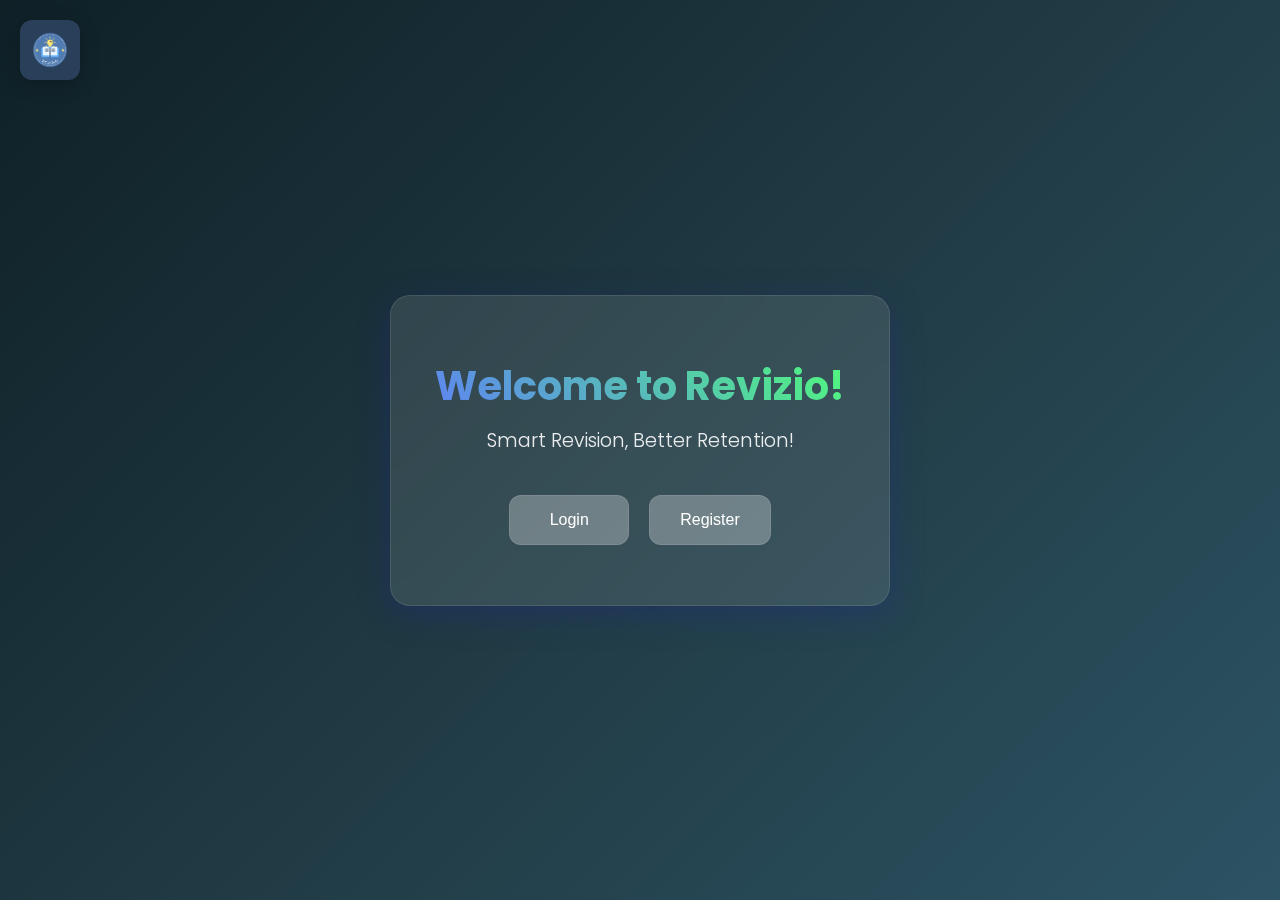
<file: index.html>
<!DOCTYPE html>
<html lang="en">
  <head>
    <meta charset="UTF-8" />
    <meta name="viewport" content="width=device-width, initial-scale=1.0" />
    <title>Revizio - Smart Revision App</title>
    <link rel="icon" href="assets/favicon.ico" type="image/x-icon" />
    <link
      href="https://fonts.googleapis.com/css2?family=Poppins:wght@300;600&display=swap"
      rel="stylesheet"
    />
    <style>
      * {
        box-sizing: border-box;
        margin: 0;
        padding: 0;
      }

      html,
      body {
        height: 100%;
        font-family: "Poppins", sans-serif;
        overflow-x: hidden;
      }

      body {
        background: linear-gradient(135deg, #0f2027, #203a43, #2c5364);
        color: #ffffff;
        display: flex;
        flex-direction: column;
        min-height: 100vh;
      }

      header {
        position: fixed;
        top: 20px;
        left: 20px;
        z-index: 1000;
      }

      .logo {
        transition: transform 0.2s ease-in-out;
      }

      .top-logo {
        width: 60px;
        height: auto;
        cursor: pointer;
        border-radius: 12px;
        box-shadow: 0 4px 20px rgba(0, 0, 0, 0.2);
      }

      .top-logo:hover {
        transform: scale(1.1);
      }

      .main-container {
        display: flex;
        flex: 1;
        align-items: center;
        justify-content: center;
        padding: 20px;
        min-height: 100vh;
      }

      .glass-card {
        background: rgba(255, 255, 255, 0.1);
        border-radius: 20px;
        padding: 60px 40px;
        backdrop-filter: blur(12px);
        box-shadow: 0 8px 32px 0 rgba(31, 38, 135, 0.37);
        border: 1px solid rgba(255, 255, 255, 0.1);
        text-align: center;
        max-width: 500px;
        width: 100%;
        margin: 0 auto;
      }

      .landing-title {
        font-size: 2.5rem;
        font-weight: 700;
        margin-bottom: 10px;
        background: linear-gradient(45deg, #5e81f4, #50fa7b);
        -webkit-background-clip: text;
        -webkit-text-fill-color: transparent;
        background-clip: text;
      }

      .glass-card p {
        font-size: 1.2rem;
        margin-bottom: 40px;
        opacity: 0.9;
        font-weight: 300;
      }

      .button-group {
        display: flex;
        gap: 20px;
        justify-content: center;
        flex-wrap: wrap;
      }

      button {
        background: rgba(255, 255, 255, 0.2);
        border: none;
        border-radius: 12px;
        padding: 15px 30px;
        color: white;
        font-size: 1rem;
        font-weight: 500;
        cursor: pointer;
        transition: all 0.3s ease;
        backdrop-filter: blur(10px);
        border: 1px solid rgba(255, 255, 255, 0.1);
        min-width: 120px;
      }

      button:hover {
        background: rgba(255, 255, 255, 0.3);
        transform: translateY(-2px);
        box-shadow: 0 8px 25px rgba(0, 0, 0, 0.2);
      }

      button:active {
        transform: translateY(0);
      }

      /*mobile responsiveness */
      @media (max-width: 768px) {
        header {
          top: 15px;
          left: 15px;
        }
        .top-logo {
          width: 50px;
        }
        .glass-card {
          padding: 40px 30px;
          margin: 20px;
        }
        .landing-title {
          font-size: 2rem;
        }
        .glass-card p {
          font-size: 1.1rem;
          margin-bottom: 30px;
        }
        .button-group {
          flex-direction: column;
          align-items: center;
          gap: 15px;
        }
        button {
          width: 100%;
          max-width: 200px;
          padding: 12px 25px;
        }
      }

      @media (max-width: 480px) {
        .glass-card {
          padding: 30px 20px;
          margin: 15px;
        }
        .landing-title {
          font-size: 1.8rem;
        }
        .glass-card p {
          font-size: 1rem;
        }
        button {
          padding: 12px 20px;
          font-size: 0.9rem;
        }
      }

      /* Loading Animation */
      .fade-in {
        animation: fadeIn 0.8s ease-in;
      }
      @keyframes fadeIn {
        from {
          opacity: 0;
          transform: translateY(20px);
        }
        to {
          opacity: 1;
          transform: translateY(0);
        }
      }
    </style>
  </head>
  <body>
    <!-- Logo in top-right -->
    <header>
      <a href="index.html">
        <div class="logo">
          <img src="assets/logo.png" alt="Revizio Logo" class="top-logo" />
        </div>
      </a>
    </header>
    <div class="main-container">
      <div class="glass-card fade-in">
        <h1 class="landing-title">Welcome to Revizio!</h1>
        <p>Smart Revision, Better Retention!</p>
        <div class="button-group">
          <button onclick="location.href='login.html'">Login</button>
          <button onclick="location.href='register.html'">Register</button>
        </div>
      </div>
    </div>
  </body>
</html>
</file>
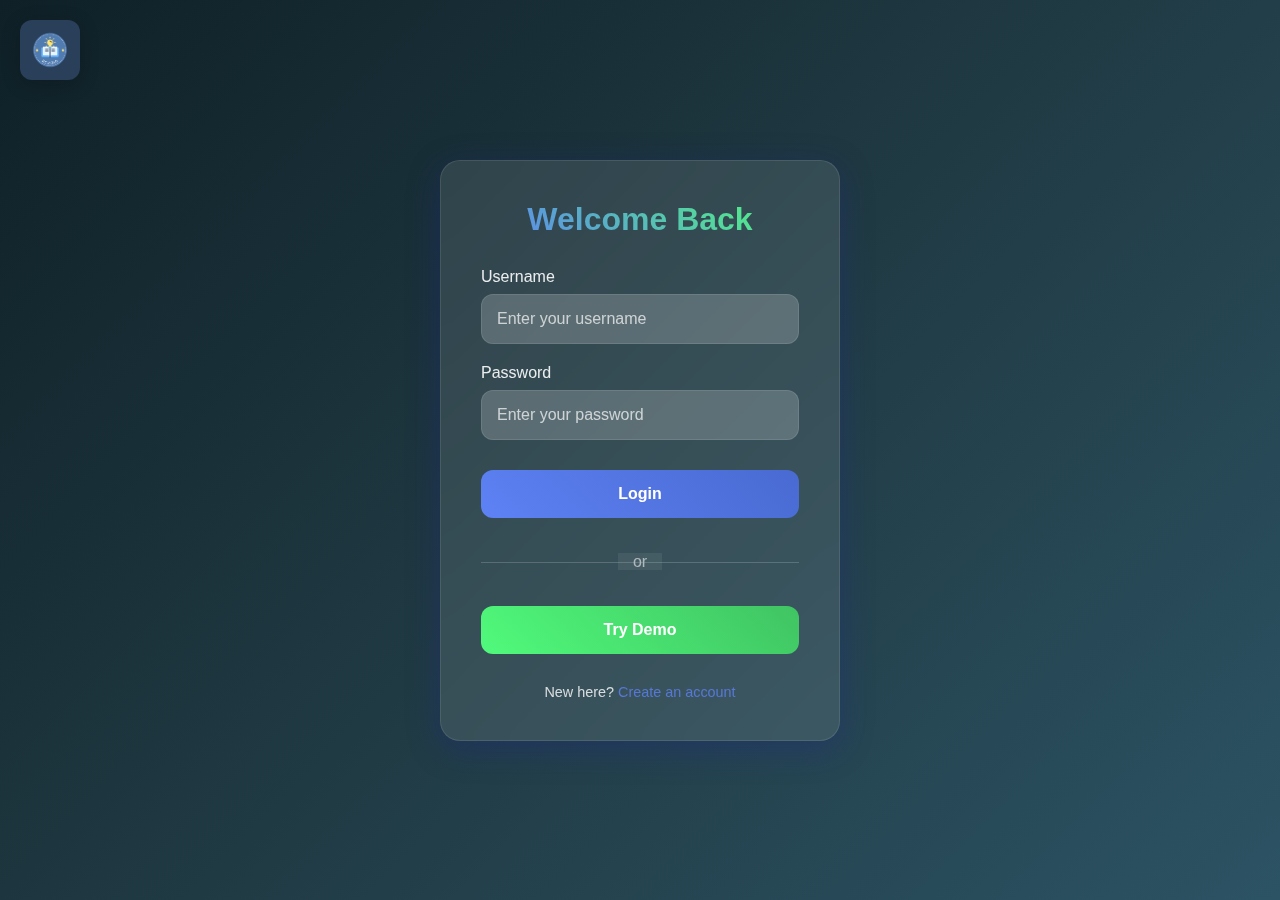
<file: login.html>
<!DOCTYPE html>
<html lang="en">
  <head>
    <meta charset="UTF-8" />
    <meta name="viewport" content="width=device-width, initial-scale=1.0" />
    <title>Login - Revizio</title>
    <link rel="icon" href="assets/favicon.ico" type="image/x-icon" />
    <style>
      * {
        box-sizing: border-box;
        margin: 0;
        padding: 0;
      }

      html,
      body {
        height: 100%;
        font-family: "Poppins", sans-serif;
        overflow-x: hidden;
      }

      body {
        background: linear-gradient(135deg, #0f2027, #203a43, #2c5364);
        color: #ffffff;
        display: flex;
        flex-direction: column;
        min-height: 100vh;
      }

      /* Header */
      header {
        position: fixed;
        top: 20px;
        left: 20px;
        z-index: 1000;
      }

      .logo {
        transition: transform 0.2s ease-in-out;
      }

      .top-logo {
        width: 60px;
        height: auto;
        cursor: pointer;
        border-radius: 12px;
        box-shadow: 0 4px 20px rgba(0, 0, 0, 0.2);
      }

      .top-logo:hover {
        transform: scale(1.1);
      }

      /* Main Content */
      .main-container {
        flex: 1;
        display: flex;
        align-items: center;
        justify-content: center;
        padding: 20px;
        min-height: 100vh;
      }

      .card {
        background: rgba(255, 255, 255, 0.1);
        border-radius: 20px;
        padding: 40px;
        backdrop-filter: blur(12px);
        box-shadow: 0 8px 32px 0 rgba(31, 38, 135, 0.37);
        border: 1px solid rgba(255, 255, 255, 0.1);
        text-align: center;
        max-width: 400px;
        width: 100%;
        margin: 0 auto;
      }

      .card h2 {
        font-size: 2rem;
        font-weight: 600;
        margin-bottom: 30px;
        background: linear-gradient(45deg, #5e81f4, #50fa7b);
        -webkit-background-clip: text;
        -webkit-text-fill-color: transparent;
        background-clip: text;
      }

      .form-group {
        margin-bottom: 20px;
        text-align: left;
      }

      .form-group label {
        display: block;
        margin-bottom: 8px;
        font-weight: 500;
        color: #ffffff;
        opacity: 0.9;
      }

      input {
        width: 100%;
        padding: 15px;
        border: none;
        border-radius: 12px;
        background: rgba(255, 255, 255, 0.1);
        color: white;
        font-size: 1rem;
        backdrop-filter: blur(10px);
        border: 1px solid rgba(255, 255, 255, 0.1);
        transition: all 0.3s ease;
      }

      input::placeholder {
        color: rgba(255, 255, 255, 0.7);
      }

      input:focus {
        outline: none;
        background: rgba(255, 255, 255, 0.15);
        border: 1px solid #5e81f4;
        box-shadow: 0 0 0 3px rgba(94, 129, 244, 0.1);
      }

      button {
        width: 100%;
        background: linear-gradient(45deg, #5e81f4, #486ad1);
        border: none;
        border-radius: 12px;
        padding: 15px;
        color: white;
        font-size: 1rem;
        font-weight: 600;
        cursor: pointer;
        transition: all 0.3s ease;
        margin: 10px 0;
      }

      button:hover {
        background: linear-gradient(45deg, #486ad1, #3a5bb8);
        transform: translateY(-2px);
        box-shadow: 0 8px 25px rgba(94, 129, 244, 0.3);
      }

      button:active {
        transform: translateY(0);
      }

      .demo-btn {
        background: linear-gradient(45deg, #50fa7b, #40c463);
        margin-top: 10px;
      }

      .demo-btn:hover {
        background: linear-gradient(45deg, #40c463, #30a14e);
        box-shadow: 0 8px 25px rgba(80, 250, 123, 0.3);
      }

      .link-text {
        margin-top: 20px;
        font-size: 0.9rem;
        opacity: 0.8;
      }

      .link-text a {
        color: #5e81f4;
        text-decoration: none;
        font-weight: 500;
      }

      .link-text a:hover {
        color: #50fa7b;
        text-decoration: underline;
      }

      .divider {
        margin: 25px 0;
        position: relative;
        text-align: center;
        opacity: 0.6;
      }

      .divider::before {
        content: "";
        position: absolute;
        top: 50%;
        left: 0;
        right: 0;
        height: 1px;
        background: rgba(255, 255, 255, 0.3);
      }

      .divider span {
        background: rgba(255, 255, 255, 0.1);
        padding: 0 15px;
        backdrop-filter: blur(10px);
      }

      /* Mobile Responsiveness */
      @media (max-width: 768px) {
        header {
          top: 15px;
          left: 15px;
        }

        .top-logo {
          width: 50px;
        }

        .card {
          padding: 30px 25px;
          margin: 20px;
        }

        .card h2 {
          font-size: 1.8rem;
          margin-bottom: 25px;
        }

        input {
          padding: 12px;
          font-size: 0.9rem;
        }

        button {
          padding: 12px;
          font-size: 0.9rem;
        }
      }

      @media (max-width: 480px) {
        .card {
          padding: 25px 20px;
          margin: 15px;
        }

        .card h2 {
          font-size: 1.6rem;
        }

        input {
          padding: 10px;
        }

        button {
          padding: 10px;
        }
      }

      /* Loading Animation */
      .fade-in {
        animation: fadeIn 0.8s ease-in;
      }

      @keyframes fadeIn {
        from {
          opacity: 0;
          transform: translateY(20px);
        }
        to {
          opacity: 1;
          transform: translateY(0);
        }
      }

      /* Error/Success Messages */
      .message {
        padding: 12px;
        border-radius: 8px;
        margin-bottom: 20px;
        font-weight: 500;
        text-align: center;
      }

      .message.error {
        background: rgba(255, 107, 107, 0.2);
        border: 1px solid rgba(255, 107, 107, 0.3);
        color: #ff6b6b;
      }

      .message.success {
        background: rgba(80, 250, 123, 0.2);
        border: 1px solid rgba(80, 250, 123, 0.3);
        color: #50fa7b;
      }
    </style>
  </head>
  <body>
    <header>
      <a href="index.html">
          <div class="logo">
              <img src="assets/logo.png" alt="Revizio Logo" class="top-logo">
          </div>
      </a>
  </header>

  <div class="main-container">
      <div class="card fade-in">
          <h2>Welcome Back</h2>
          <div id="message"></div>
          
          <form onsubmit="loginUser(event)">
              <div class="form-group">
                  <label for="login-username">Username</label>
                  <input type="text" id="login-username" placeholder="Enter your username" required>
              </div>
              
              <div class="form-group">
                  <label for="login-password">Password</label>
                  <input type="password" id="login-password" placeholder="Enter your password" required>
              </div>
              
              <button type="submit">Login</button>
          </form>
          
          <div class="divider">
              <span>or</span>
          </div>
          
          <button onclick="loginAsGuest()" class="demo-btn">Try Demo</button>
          
          <p class="link-text">New here? <a href="register.html">Create an account</a></p>
      </div>
  </div>

  <script>
      function showMessage(text, type) {
          const messageDiv = document.getElementById('message');
          messageDiv.innerHTML = `<div class="message ${type}">${text}</div>`;
          setTimeout(() => {
              messageDiv.innerHTML = '';
          }, 5000);
      }

      function loginUser(event) {
          event.preventDefault();
          
          const username = document.getElementById("login-username").value.trim();
          const password = document.getElementById("login-password").value;

          if (!username || !password) {
              showMessage("Please fill in all fields.", "error");
              return;
          }

          const users = JSON.parse(localStorage.getItem("revizio-users")) || {};
          
          if (!users[username] || users[username].password !== password) {
              showMessage("Invalid username or password.", "error");
              return;
          }

          // Save login state
          localStorage.setItem("revizio-current-user", username);
          showMessage("Login successful! Redirecting...", "success");
          
          setTimeout(() => {
              window.location.href = "dashboard.html";
          }, 1500);
      }

      function loginAsGuest() {
          let users = JSON.parse(localStorage.getItem("revizio-users")) || {};

          if (!users["guest"]) {
              users["guest"] = {
                  password: "demo",
                  email: "guest@revizio.com",
                  topics: [
                      {
                          name: "JavaScript Basics",
                          addedOn: new Date().toISOString().split("T")[0],
                          revisionDates: [
                              new Date(Date.now() + 86400000).toISOString().split("T")[0],
                              new Date(Date.now() + 7 * 86400000).toISOString().split("T")[0],
                              new Date(Date.now() + 21 * 86400000).toISOString().split("T")[0]
                          ],
                          completed: []
                      }
                  ]
              };
              localStorage.setItem("revizio-users", JSON.stringify(users));
          }

          localStorage.setItem("revizio-current-user", "guest");
          showMessage("Logged in as guest! Redirecting...", "success");
          
          setTimeout(() => {
              window.location.href = "dashboard.html";
          }, 1500);
      }
  </script>
  </body>
</html>
</file>
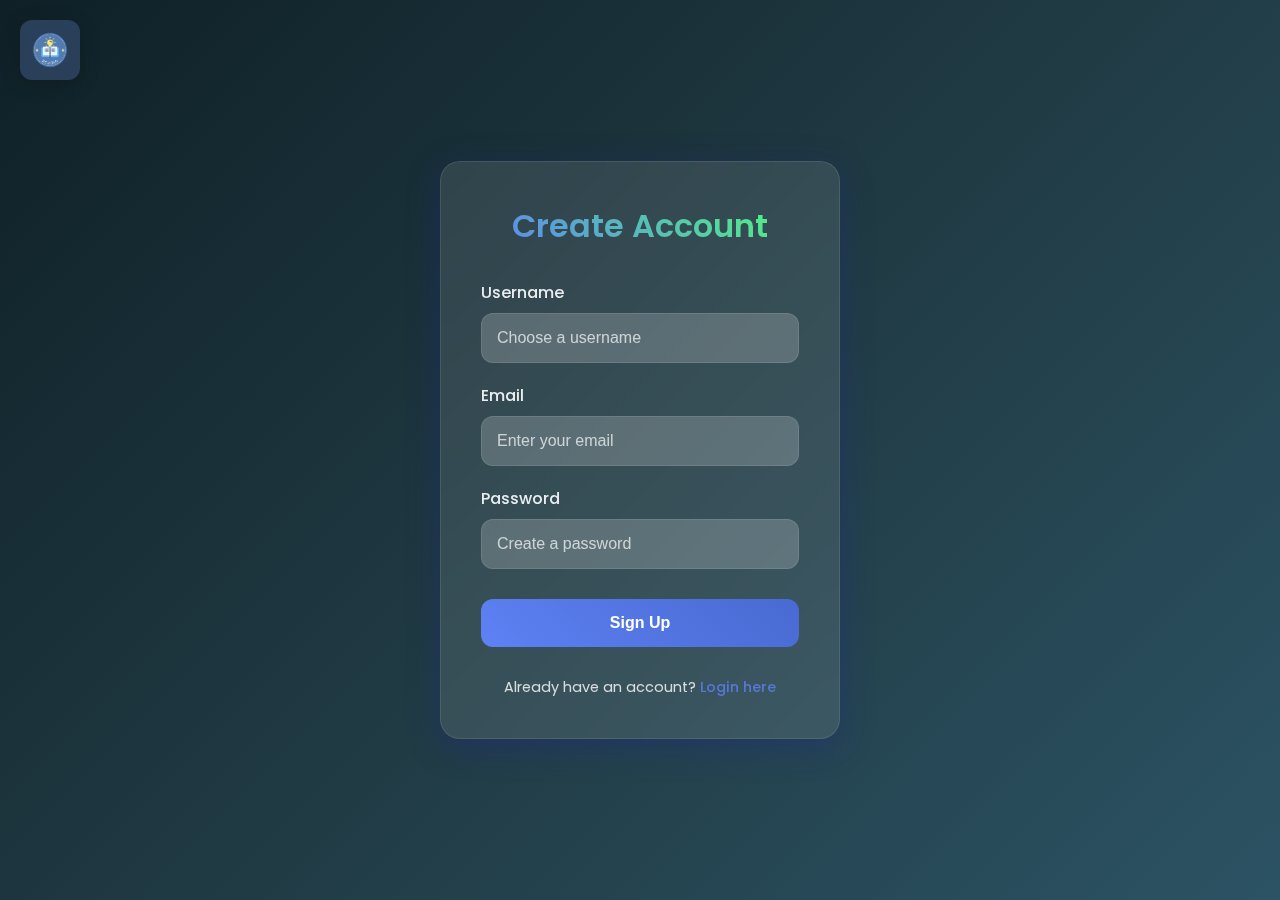
<file: register.html>
<!DOCTYPE html>
<html lang="en">
  <head>
    <meta charset="UTF-8" />
    <meta name="viewport" content="width=device-width, initial-scale=1.0" />
    <title>Register - Revizio</title>
    <link rel="icon" href="assets/favicon.ico" type="image/x-icon" />
    <link
      href="https://fonts.googleapis.com/css2?family=Poppins:wght@300;400;500;600;700&display=swap"
      rel="stylesheet"
    />
    <style>
      * {
        margin: 0;
        padding: 0;
        box-sizing: border-box;
      }

      html,
      body {
        height: 100%;
        font-family: "Poppins", sans-serif;
        overflow-x: hidden;
      }

      body {
        background: linear-gradient(135deg, #0f2027, #203a43, #2c5364);
        color: #ffffff;
        display: flex;
        flex-direction: column;
        min-height: 100vh;
      }

      /* Header */
      header {
        position: fixed;
        top: 20px;
        left: 20px;
        z-index: 1000;
      }

      .logo {
        transition: transform 0.2s ease-in-out;
      }

      .top-logo {
        width: 60px;
        height: auto;
        cursor: pointer;
        border-radius: 12px;
        box-shadow: 0 4px 20px rgba(0, 0, 0, 0.2);
      }

      .top-logo:hover {
        transform: scale(1.1);
      }

      .main-container {
        flex: 1;
        display: flex;
        align-items: center;
        justify-content: center;
        padding: 20px;
        min-height: 100vh;
      }

      .card {
        background: rgba(255, 255, 255, 0.1);
        border-radius: 20px;
        padding: 40px;
        backdrop-filter: blur(12px);
        box-shadow: 0 8px 32px 0 rgba(31, 38, 135, 0.37);
        border: 1px solid rgba(255, 255, 255, 0.1);
        text-align: center;
        max-width: 400px;
        width: 100%;
        margin: 0 auto;
      }

      .card h2 {
        font-size: 2rem;
        font-weight: 600;
        margin-bottom: 30px;
        background: linear-gradient(45deg, #5e81f4, #50fa7b);
        -webkit-background-clip: text;
        -webkit-text-fill-color: transparent;
        background-clip: text;
      }

      .form-group {
        margin-bottom: 20px;
        text-align: left;
      }

      .form-group label {
        display: block;
        margin-bottom: 8px;
        font-weight: 500;
        color: #ffffff;
        opacity: 0.9;
      }

      input {
        width: 100%;
        padding: 15px;
        border: none;
        border-radius: 12px;
        background: rgba(255, 255, 255, 0.1);
        color: white;
        font-size: 1rem;
        backdrop-filter: blur(10px);
        border: 1px solid rgba(255, 255, 255, 0.1);
        transition: all 0.3s ease;
      }

      input::placeholder {
        color: rgba(255, 255, 255, 0.7);
      }

      input:focus {
        outline: none;
        background: rgba(255, 255, 255, 0.15);
        border: 1px solid #5e81f4;
        box-shadow: 0 0 0 3px rgba(94, 129, 244, 0.1);
      }

      button {
        width: 100%;
        background: linear-gradient(45deg, #5e81f4, #486ad1);
        border: none;
        border-radius: 12px;
        padding: 15px;
        color: white;
        font-size: 1rem;
        font-weight: 600;
        cursor: pointer;
        transition: all 0.3s ease;
        margin: 10px 0;
      }

      button:hover {
        background: linear-gradient(45deg, #486ad1, #3a5bb8);
        transform: translateY(-2px);
        box-shadow: 0 8px 25px rgba(94, 129, 244, 0.3);
      }

      button:active {
        transform: translateY(0);
      }

      .link-text {
        margin-top: 20px;
        font-size: 0.9rem;
        opacity: 0.8;
      }

      .link-text a {
        color: #5e81f4;
        text-decoration: none;
        font-weight: 500;
      }

      .link-text a:hover {
        color: #50fa7b;
        text-decoration: underline;
      }

      @media (max-width: 768px) {
        header {
          top: 15px;
          left: 15px;
        }

        .top-logo {
          width: 50px;
        }

        .card {
          padding: 30px 25px;
          margin: 20px;
        }

        .card h2 {
          font-size: 1.8rem;
          margin-bottom: 25px;
        }

        input {
          padding: 12px;
          font-size: 0.9rem;
        }

        button {
          padding: 12px;
          font-size: 0.9rem;
        }
      }

      @media (max-width: 480px) {
        .card {
          padding: 25px 20px;
          margin: 15px;
        }

        .card h2 {
          font-size: 1.6rem;
        }

        input {
          padding: 10px;
        }

        button {
          padding: 10px;
        }
      }

      /* Loading Animation */
      .fade-in {
        animation: fadeIn 0.8s ease-in;
      }

      @keyframes fadeIn {
        from {
          opacity: 0;
          transform: translateY(20px);
        }
        to {
          opacity: 1;
          transform: translateY(0);
        }
      }

      .message {
        padding: 12px;
        border-radius: 8px;
        margin-bottom: 20px;
        font-weight: 500;
        text-align: center;
      }
      .message.error {
        background: rgba(255, 107, 107, 0.2);
        border: 1px solid rgba(255, 107, 107, 0.3);
        color: #ff6b6b;
      }

      .message.success {
        background: rgba(80, 250, 123, 0.2);
        border: 1px solid rgba(80, 250, 123, 0.3);
        color: #50fa7b;
      }
    </style>
  </head>
  <body>
    <header>
      <a href="index.html">
        <div class="logo">
          <img src="assets/logo.png" alt="Revizio Logo" class="top-logo" />
        </div>
      </a>
    </header>
    <div class="main-container">
      <div class="card fade-in">
          <h2>Create Account</h2>
          <div id="message"></div>
          
          <form onsubmit="registerUser(event)">
              <div class="form-group">
                  <label for="reg-username">Username</label>
                  <input type="text" id="reg-username" placeholder="Choose a username" required>
              </div>
              
              <div class="form-group">
                  <label for="reg-email">Email</label>
                  <input type="email" id="reg-email" placeholder="Enter your email" required>
              </div>
              
              <div class="form-group">
                  <label for="reg-password">Password</label>
                  <input type="password" id="reg-password" placeholder="Create a password" required>
              </div>
              
              <button type="submit">Sign Up</button>
          </form>
          
          <p class="link-text">Already have an account? <a href="login.html">Login here</a></p>
      </div>
  </div>

  <script>
      function showMessage(text, type) {
          const messageDiv = document.getElementById('message');
          messageDiv.innerHTML = `<div class="message ${type}">${text}</div>`;
          setTimeout(() => {
              messageDiv.innerHTML = '';
          }, 5000);
      }

      function registerUser(event) {
          event.preventDefault();
          
          const username = document.getElementById("reg-username").value.trim();
          const password = document.getElementById("reg-password").value;
          const email = document.getElementById("reg-email").value.trim();

          if (!username || !password || !email) {
              showMessage("Please fill in all fields.", "error");
              return;
          }

          if (password.length < 6) {
              showMessage("Password must be at least 6 characters long.", "error");
              return;
          }

          // Get existing users
          const users = JSON.parse(localStorage.getItem("revizio-users")) || {};
          
          if (users[username]) {
              showMessage("Username already exists! Please choose a different one.", "error");
              return;
          }

          // Check if email already exists
          const emailExists = Object.values(users).some(user => user.email === email);
          if (emailExists) {
              showMessage("Email already registered! Please use a different email.", "error");
              return;
          }

          // Save user
          users[username] = { 
              password: password,
              email: email,
              topics: [],
              createdAt: new Date().toISOString()
          };
          
          localStorage.setItem("revizio-users", JSON.stringify(users));
          showMessage("Registration successful! Redirecting to login...", "success");
          
          setTimeout(() => {
              window.location.href = "login.html";
          }, 2000);
      }
  </script>
  </body>
</html>
</file>
